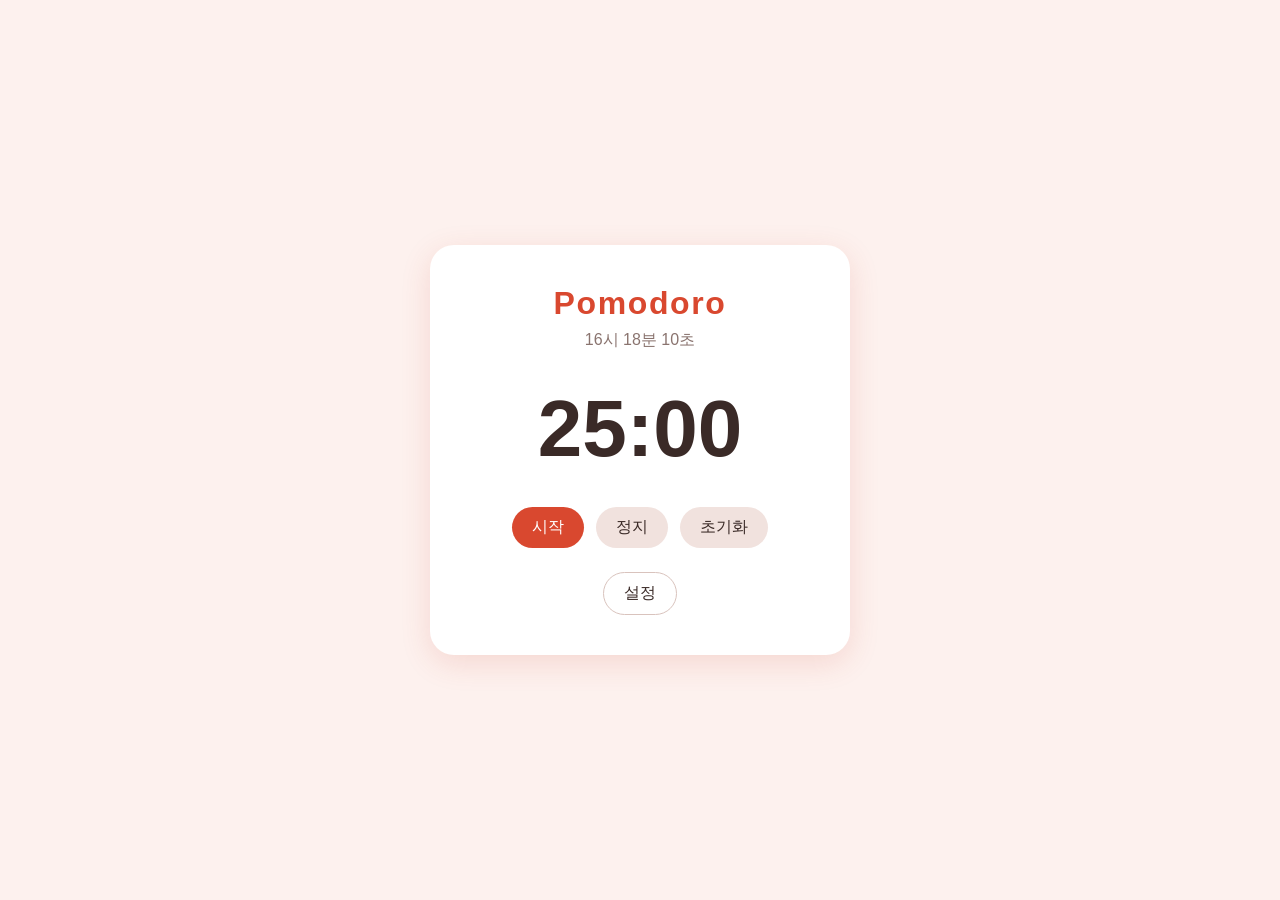
<file: index.html>
<!DOCTYPE html>
<html lang="ko">
<head>
  <meta charset="UTF-8">
  <meta name="viewport" content="width=device-width, initial-scale=1.0">
  <title>Pomodoro</title>
  <link rel="stylesheet" href="index.css">
</head>
<body>
  <main class="container">
    <h1>Pomodoro</h1>
    <div class="clock" aria-label="현재 시간"></div>

    <div class="timer" role="timer" aria-live="off">25:00</div>

    <div class="controls">
      <button type="button" class="btn btn-start">시작</button>
      <button type="button" class="btn btn-stop">정지</button>
      <button type="button" class="btn btn-reset">초기화</button>
    </div>

    <a href="settings.html" class="btn btn-settings">설정</a>
  </main>
  <script src="script.js"></script>
</body>
</html>
</file>
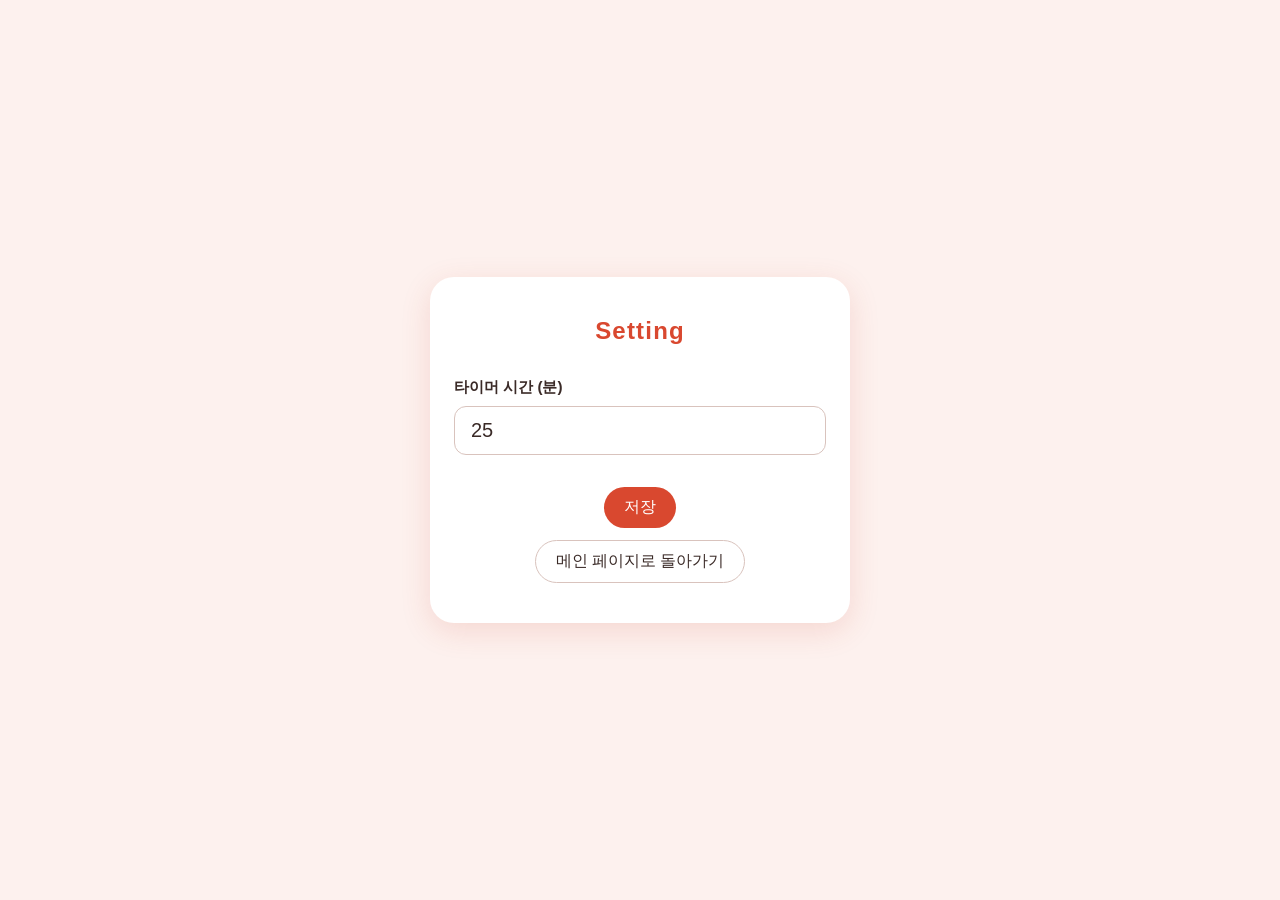
<file: settings.html>
<!DOCTYPE html>
<html lang="ko">
<head>
  <meta charset="UTF-8">
  <meta name="viewport" content="width=device-width, initial-scale=1.0">
  <title>Setting - Pomodoro</title>
  <link rel="stylesheet" href="settings.css">
</head>
<body>
  <main class="container">
    <h3>Setting</h3>

    <div class="field">
      <label for="timer-minutes">타이머 시간 (분)</label>
      <input type="number" id="timer-minutes" name="timer-minutes" min="1" max="60" value="25">
    </div>

    <div class="actions">
      <button type="button" class="btn btn-save" disabled>저장</button>
      <a href="index.html" class="btn btn-back">메인 페이지로 돌아가기</a>
    </div>
  </main>
  <script src="settings.js"></script>
</body>
</html>
</file>
<file: index.css>
* {
  box-sizing: border-box;
  margin: 0;
  padding: 0;
}

body {
  min-height: 100vh;
  display: flex;
  align-items: center;
  justify-content: center;
  background: #fdf1ee;
  color: #3a2a27;
  font-family: -apple-system, BlinkMacSystemFont, "Segoe UI", "Malgun Gothic", sans-serif;
}

.container {
  width: 100%;
  max-width: 420px;
  margin: 16px;
  padding: 40px 24px;
  text-align: center;
  background: #fff;
  border-radius: 24px;
  box-shadow: 0 8px 30px rgba(200, 70, 50, 0.15);
}

h1 {
  font-size: 2rem;
  color: #d9482f;
  letter-spacing: 0.05em;
}

.clock {
  margin-top: 8px;
  font-size: 1rem;
  color: #8a746f;
  font-variant-numeric: tabular-nums;
}

.timer {
  margin: 32px 0;
  font-size: 5rem;
  font-weight: 700;
  font-variant-numeric: tabular-nums;
}

.controls {
  display: flex;
  justify-content: center;
  gap: 12px;
  margin-bottom: 24px;
}

.btn {
  padding: 10px 20px;
  font-size: 1rem;
  font-family: inherit;
  border: none;
  border-radius: 999px;
  cursor: pointer;
  background: #f1e2de;
  color: #3a2a27;
  transition: background 0.2s, transform 0.1s;
}

.btn:hover {
  background: #e8d0ca;
}

.btn:active {
  transform: scale(0.96);
}

.btn-start {
  background: #d9482f;
  color: #fff;
}

.btn-start:hover {
  background: #c03d26;
}

.btn-settings {
  display: inline-block;
  text-decoration: none;
  background: transparent;
  border: 1px solid #d9c3bd;
}

.btn-settings:hover {
  background: #f7ece9;
}
</file>
<file: settings.css>
* {
  box-sizing: border-box;
  margin: 0;
  padding: 0;
}

body {
  min-height: 100vh;
  display: flex;
  align-items: center;
  justify-content: center;
  background: #fdf1ee;
  color: #3a2a27;
  font-family: -apple-system, BlinkMacSystemFont, "Segoe UI", "Malgun Gothic", sans-serif;
}

.container {
  width: 100%;
  max-width: 420px;
  margin: 16px;
  padding: 40px 24px;
  text-align: center;
  background: #fff;
  border-radius: 24px;
  box-shadow: 0 8px 30px rgba(200, 70, 50, 0.15);
}

h3 {
  font-size: 1.5rem;
  color: #d9482f;
  letter-spacing: 0.05em;
}

.field {
  display: flex;
  flex-direction: column;
  gap: 8px;
  margin: 32px 0;
  text-align: left;
}

.field label {
  font-size: 0.95rem;
  font-weight: 600;
}

.field input {
  padding: 12px 16px;
  font-size: 1.25rem;
  font-family: inherit;
  color: inherit;
  border: 1px solid #d9c3bd;
  border-radius: 12px;
  outline: none;
  transition: border-color 0.2s, box-shadow 0.2s;
}

.field input:focus {
  border-color: #d9482f;
  box-shadow: 0 0 0 3px rgba(217, 72, 47, 0.2);
}

.btn {
  display: inline-block;
  padding: 10px 20px;
  font-size: 1rem;
  font-family: inherit;
  text-decoration: none;
  border-radius: 999px;
  cursor: pointer;
  transition: background 0.2s, transform 0.1s;
}

.btn:active {
  transform: scale(0.96);
}

.actions {
  display: flex;
  flex-direction: column;
  align-items: center;
  gap: 12px;
}

.btn-save {
  border: none;
  background: #d9482f;
  color: #fff;
}

.btn-save:hover:not(:disabled) {
  background: #c03d26;
}

.btn-save:disabled {
  background: #e8d0ca;
  color: #a58f8a;
  cursor: not-allowed;
}

.btn-back {
  border: 1px solid #d9c3bd;
  color: #3a2a27;
}

.btn-back:hover {
  background: #f7ece9;
}
</file>
